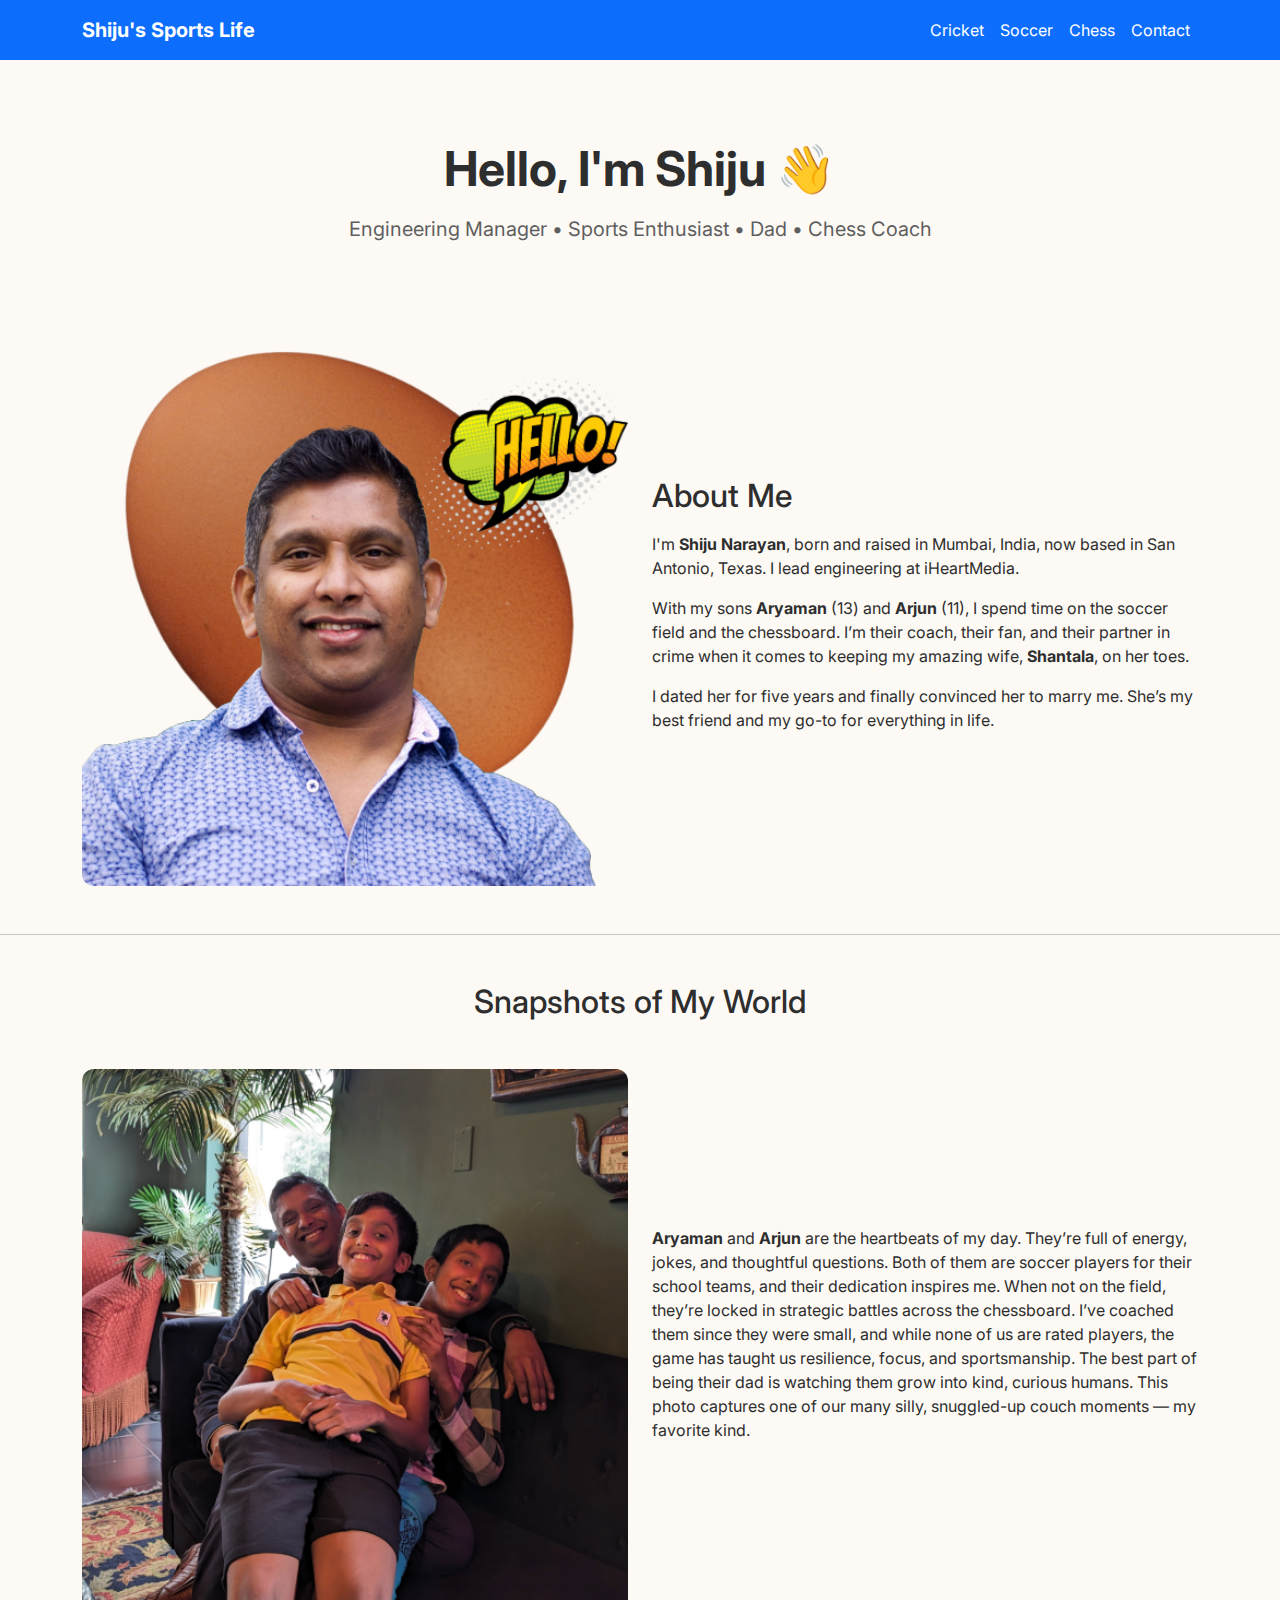
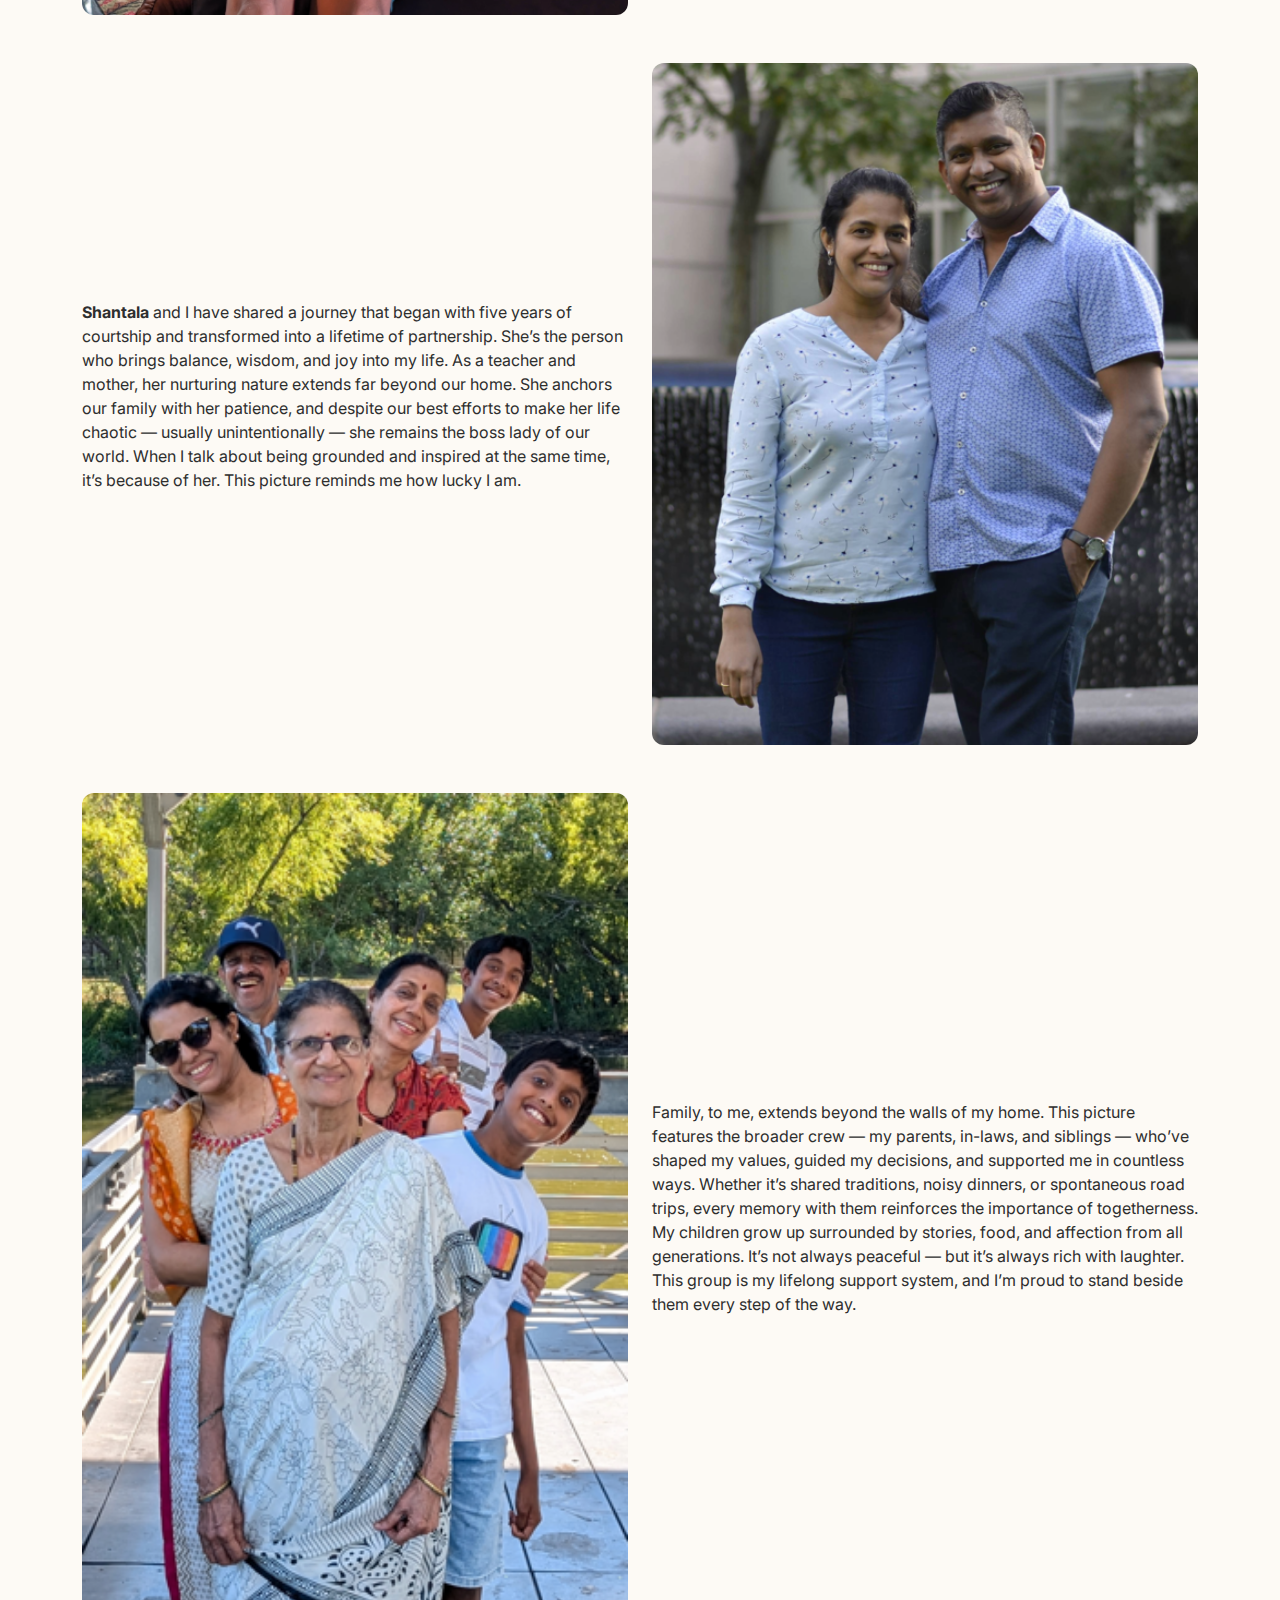
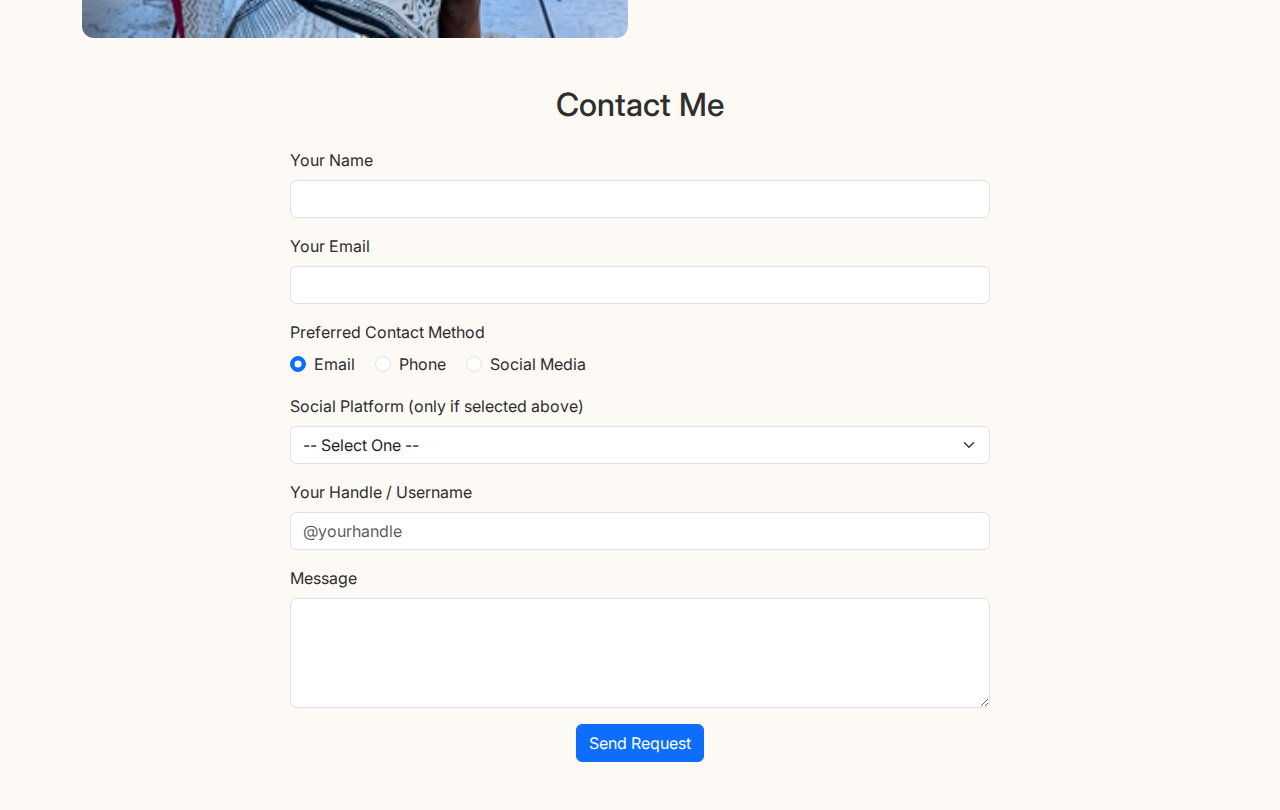
<file: index.html>
<!DOCTYPE html>
<html lang="en">

<head>
  <meta charset="UTF-8">
  <title>Shiju Narayan | Sports & Family</title>
  <meta name="viewport" content="width=device-width, initial-scale=1">

  <!-- Bootstrap CSS -->
  <link href="https://cdn.jsdelivr.net/npm/bootstrap@5.3.0/dist/css/bootstrap.min.css" rel="stylesheet">

  <!-- Google Font -->
  <link href="https://fonts.googleapis.com/css2?family=Inter:wght@300;500;700&display=swap" rel="stylesheet">

  <!-- Custom CSS -->
  <link rel="stylesheet" href="style.css">

</head>

<body>
  <!-- Navigation -->
  <nav class="navbar navbar-expand-lg navbar-dark bg-primary">
    <div class="container">
      <a class="navbar-brand fw-bold" href="index.html">Shiju's Sports Life</a>

      <!-- Hamburger Toggle Button -->
      <button class="navbar-toggler" type="button" data-bs-toggle="collapse" data-bs-target="#navbarNav"
        aria-controls="navbarNav" aria-expanded="false" aria-label="Toggle navigation">
        <span class="navbar-toggler-icon"></span>
      </button>

      <!-- Collapsible Menu -->
      <div class="collapse navbar-collapse justify-content-end" id="navbarNav">
        <ul class="navbar-nav">
          <li class="nav-item"><a class="nav-link" href="cricket.html">Cricket</a></li>
          <li class="nav-item"><a class="nav-link" href="soccer.html">Soccer</a></li>
          <li class="nav-item"><a class="nav-link" href="chess.html">Chess</a></li>
          <li class="nav-item"><a class="nav-link" href="index.html#contact">Contact</a></li>
        </ul>
      </div>
    </div>
  </nav>

  <!-- Hero Section -->
  <section class="hero text-center">
    <div class="container">
      <h1>Hello, I'm Shiju 👋</h1>
      <p class="mt-3">Engineering Manager • Sports Enthusiast • Dad • Chess Coach</p>
    </div>
  </section>

  <!-- Bio Section -->
  <section class="container mb-5">
    <div class="row align-items-center gy-4">
      <div class="col-md-6">
        <img src="images/shiju.png" alt="Shiju's Profile Picture" class="family-img">
      </div>
      <div class="col-md-6">
        <div class="bio-card">
          <h2 class="mb-3">About Me</h2>
          <p>I'm <strong>Shiju Narayan</strong>, born and raised in Mumbai, India, now based in San Antonio, Texas. I
            lead engineering at iHeartMedia.</p>
          <p>With my sons <strong>Aryaman</strong> (13) and <strong>Arjun</strong> (11), I spend time on the soccer
            field and the chessboard. I’m their coach, their fan, and their partner in crime when it comes to keeping my
            amazing wife, <strong>Shantala</strong>, on her toes.</p>
          <p>I dated her for five years and finally convinced her to marry me. She’s my best friend and my go-to for
            everything in life.</p>
        </div>
      </div>
    </div>
  </section>

  <HR />
  <!-- Family Storytelling Section -->
  <section class="container my-5">
    <h2 class="mb-5 text-center">Snapshots of My World</h2>

    <!-- Row 1: Photo Left, Text Right -->
    <div class="row align-items-center mb-5">
      <div class="col-md-6">
        <img src="images/kids.png" alt="Aryaman and Arjun" class="family-img">
      </div>
      <div class="col-md-6">
        <p><strong>Aryaman</strong> and <strong>Arjun</strong> are the heartbeats of my day. They’re full of energy,
          jokes, and thoughtful questions. Both of them are soccer players for their school teams, and their dedication
          inspires me. When not on the field, they’re locked in strategic battles across the chessboard. I’ve coached
          them since they were small, and while none of us are rated players, the game has taught us resilience, focus,
          and sportsmanship. The best part of being their dad is watching them grow into kind, curious humans. This
          photo captures one of our many silly, snuggled-up couch moments — my favorite kind.</p>
      </div>
    </div>

    <!-- Row 2: Text Left, Photo Right -->
    <div class="row align-items-center mb-5 flex-md-row-reverse">
      <div class="col-md-6">
        <img src="images/us.png" alt="Shiju and Shantala" class="family-img">
      </div>
      <div class="col-md-6">
        <p><strong>Shantala</strong> and I have shared a journey that began with five years of courtship and transformed
          into a lifetime of partnership. She’s the person who brings balance, wisdom, and joy into my life. As a
          teacher and mother, her nurturing nature extends far beyond our home. She anchors our family with her
          patience, and despite our best efforts to make her life chaotic — usually unintentionally — she remains the
          boss lady of our world. When I talk about being grounded and inspired at the same time, it’s because of her.
          This picture reminds me how lucky I am.</p>
      </div>
    </div>

    <!-- Row 3: Photo Left, Text Right -->
    <div class="row align-items-center mb-5">
      <div class="col-md-6">
        <img src="images/family.png" alt="Extended Family" class="family-img">
      </div>
      <div class="col-md-6">
        <p>Family, to me, extends beyond the walls of my home. This picture features the broader crew — my parents,
          in-laws, and siblings — who’ve shaped my values, guided my decisions, and supported me in countless ways.
          Whether it’s shared traditions, noisy dinners, or spontaneous road trips, every memory with them reinforces
          the importance of togetherness. My children grow up surrounded by stories, food, and affection from all
          generations. It’s not always peaceful — but it’s always rich with laughter. This group is my lifelong support
          system, and I’m proud to stand beside them every step of the way.</p>
      </div>
    </div>
  </section>

  <!-- Contact Me Section -->
  <section id="contact" class="container my-5">
    <h2 class="text-center mb-4">Contact Me</h2>
    <form action="https://www.w3schools.com/action_page.php" method="post" class="mx-auto" style="max-width: 700px;">

      <!-- Name -->
      <div class="mb-3">
        <label for="name" class="form-label">Your Name</label>
        <input type="text" class="form-control" id="name" name="name" required>
      </div>

      <!-- Email -->
      <div class="mb-3">
        <label for="email" class="form-label">Your Email</label>
        <input type="email" class="form-control" id="email" name="email" required>
      </div>

      <!-- Preferred Contact Method -->
      <div class="mb-3">
        <label class="form-label">Preferred Contact Method</label><br>
        <div class="form-check form-check-inline">
          <input class="form-check-input" type="radio" name="contactMethod" id="radioEmail" value="Email" checked>
          <label class="form-check-label" for="radioEmail">Email</label>
        </div>
        <div class="form-check form-check-inline">
          <input class="form-check-input" type="radio" name="contactMethod" id="radioPhone" value="Phone">
          <label class="form-check-label" for="radioPhone">Phone</label>
        </div>
        <div class="form-check form-check-inline">
          <input class="form-check-input" type="radio" name="contactMethod" id="radioSocial" value="Social">
          <label class="form-check-label" for="radioSocial">Social Media</label>
        </div>
      </div>

      <!-- Conditional Fields for Social Media -->
      <div class="mb-3">
        <label for="socialPlatform" class="form-label">Social Platform (only if selected above)</label>
        <select class="form-select" name="socialPlatform" id="socialPlatform">
          <option value="">-- Select One --</option>
          <option value="Instagram">Instagram</option>
          <option value="LinkedIn">LinkedIn</option>
          <option value="Twitter">Twitter</option>
          <option value="Facebook">Facebook</option>
          <option value="Other">Other</option>
        </select>
      </div>

      <div class="mb-3">
        <label for="handle" class="form-label">Your Handle / Username</label>
        <input type="text" class="form-control" name="handle" id="handle" placeholder="@yourhandle">
      </div>

      <!-- Message -->
      <div class="mb-3">
        <label for="message" class="form-label">Message</label>
        <textarea class="form-control" id="message" name="message" rows="4" required></textarea>
      </div>

      <!-- Submit Button -->
      <div class="text-center">
        <button type="submit" class="btn btn-primary">Send Request</button>
      </div>
    </form>
  </section>

  <!-- Bootstrap JS -->
  <script src="https://cdn.jsdelivr.net/npm/bootstrap@5.3.0/dist/js/bootstrap.bundle.min.js"></script>
  <!-- Custom JS -->
  <script src="script.js"></script>
</body>

</html>
</file>
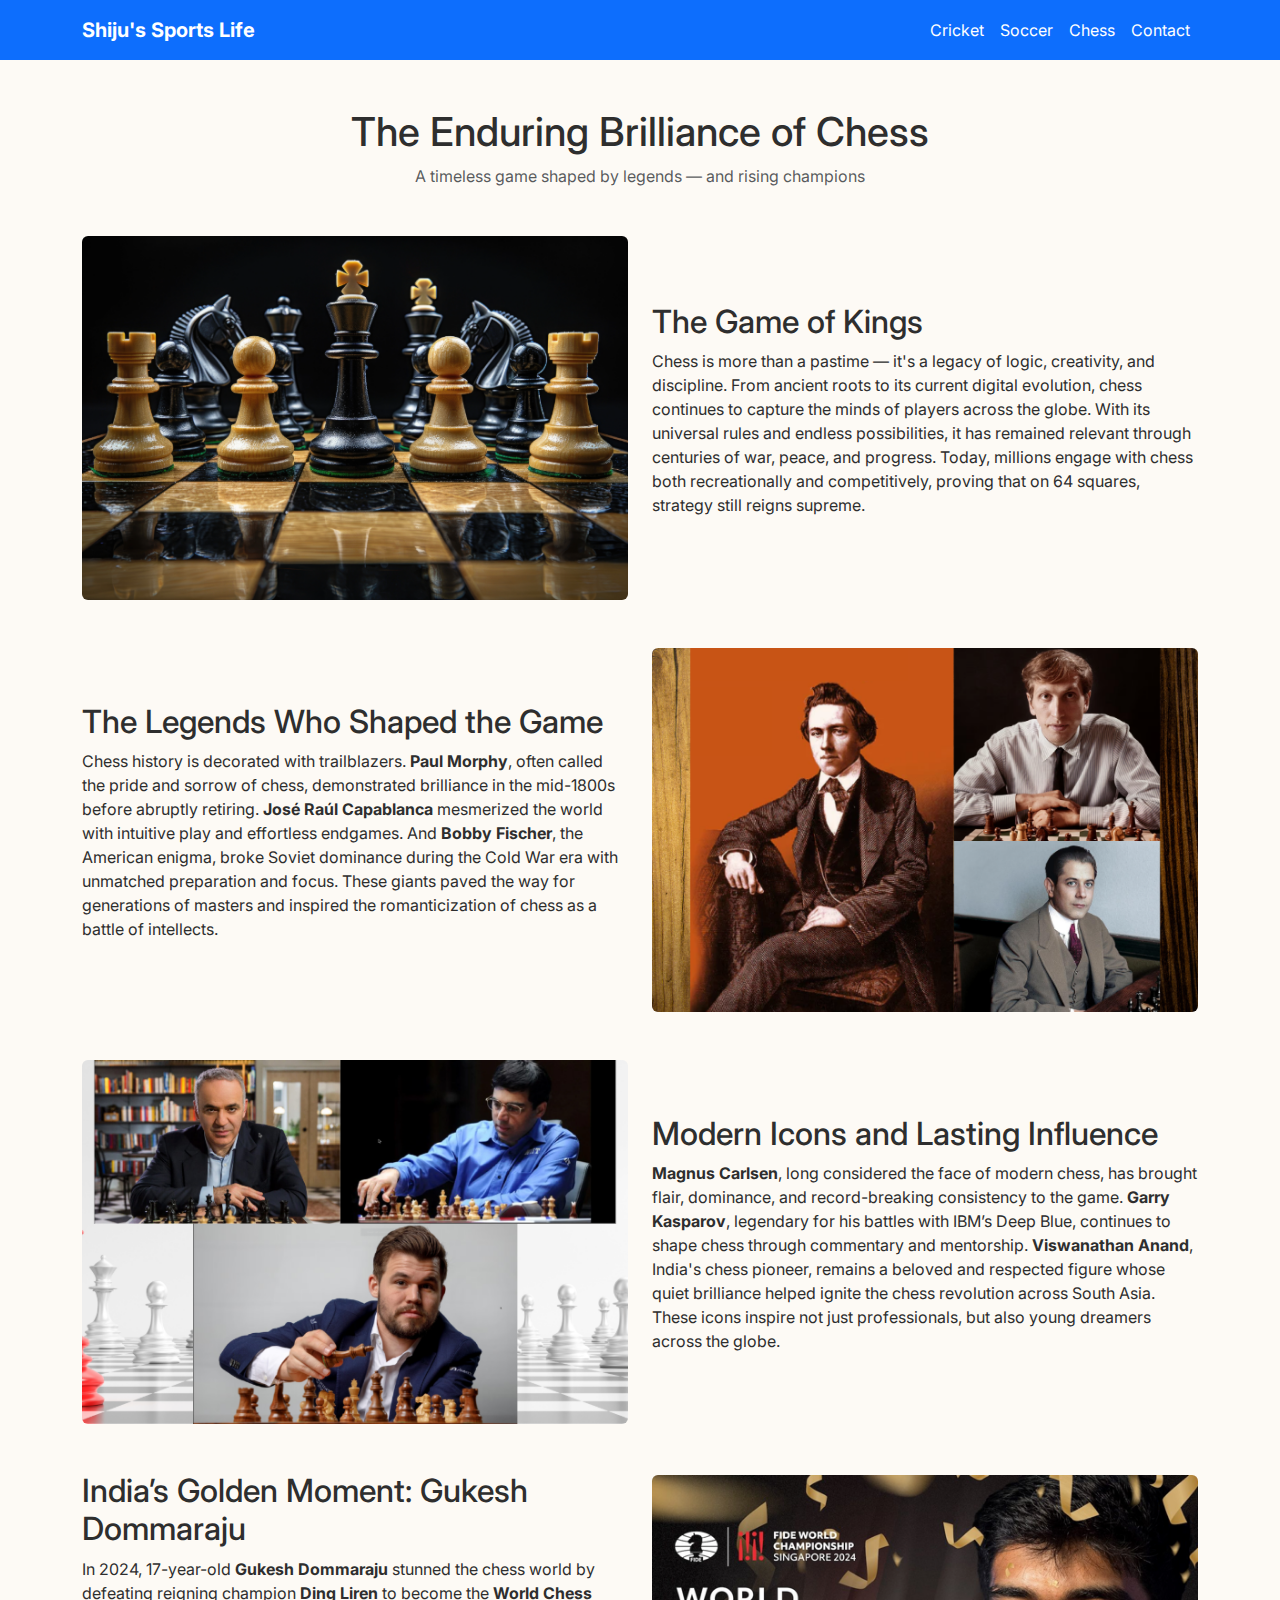
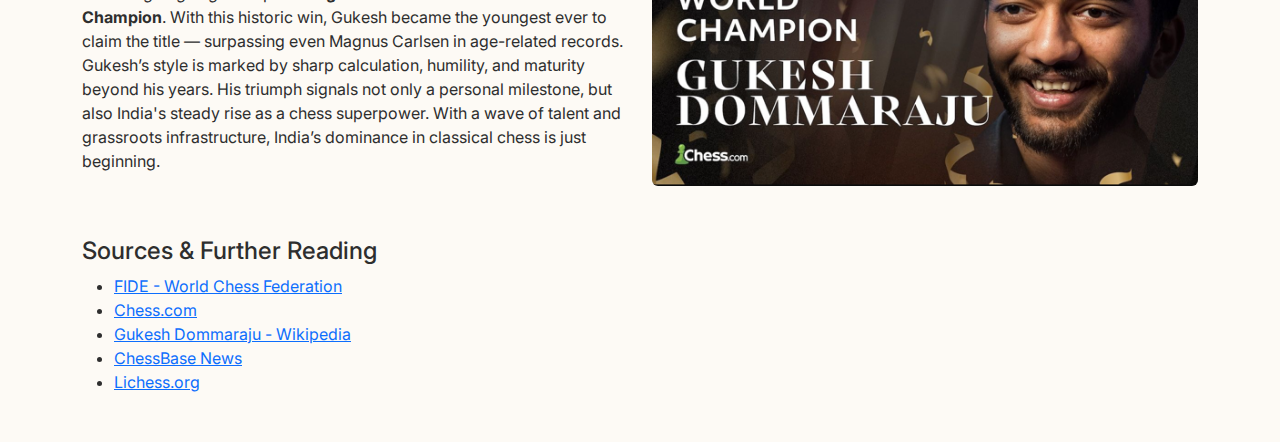
<file: chess.html>
<!DOCTYPE html>
<html lang="en">

<head>
  <meta charset="UTF-8">
  <title>Chess | Shiju's Sports Life</title>
  <meta name="viewport" content="width=device-width, initial-scale=1">

  <!-- Bootstrap & Fonts -->
  <link href="https://cdn.jsdelivr.net/npm/bootstrap@5.3.0/dist/css/bootstrap.min.css" rel="stylesheet">
  <link href="https://fonts.googleapis.com/css2?family=Inter:wght@300;500;700&display=swap" rel="stylesheet">
  <link rel="stylesheet" href="style.css">
</head>

<body>
  <!-- Navigation -->
  <nav class="navbar navbar-expand-lg navbar-dark bg-primary">
    <div class="container">
      <a class="navbar-brand fw-bold" href="index.html">Shiju's Sports Life</a>

      <!-- Hamburger Toggle Button -->
      <button class="navbar-toggler" type="button" data-bs-toggle="collapse" data-bs-target="#navbarNav"
        aria-controls="navbarNav" aria-expanded="false" aria-label="Toggle navigation">
        <span class="navbar-toggler-icon"></span>
      </button>

      <!-- Collapsible Menu -->
      <div class="collapse navbar-collapse justify-content-end" id="navbarNav">
        <ul class="navbar-nav">
          <li class="nav-item"><a class="nav-link" href="cricket.html">Cricket</a></li>
          <li class="nav-item"><a class="nav-link" href="soccer.html">Soccer</a></li>
          <li class="nav-item"><a class="nav-link" href="chess.html">Chess</a></li>
          <li class="nav-item"><a class="nav-link" href="index.html#contact">Contact</a></li>
        </ul>
      </div>
    </div>
  </nav>

  <!-- Page Header -->
  <header class="container text-center my-5">
    <h1>The Enduring Brilliance of Chess</h1>
    <p class="text-muted">A timeless game shaped by legends — and rising champions</p>
  </header>

  <!-- Section 1: Introduction -->
  <section class="container mb-5">
    <div class="row align-items-center">
      <div class="col-md-6">
        <img src="images/chess1.png" alt="Classic chess board" class="img-fluid rounded">
      </div>
      <div class="col-md-6">
        <h2>The Game of Kings</h2>
        <p>Chess is more than a pastime — it's a legacy of logic, creativity, and discipline. From ancient roots to its
          current digital evolution, chess continues to capture the minds of players across the globe. With its
          universal rules and endless possibilities, it has remained relevant through centuries of war, peace, and
          progress. Today, millions engage with chess both recreationally and competitively, proving that on 64 squares,
          strategy still reigns supreme.</p>
      </div>
    </div>
  </section>

  <!-- Section 2: Classical Legends -->
  <section class="container mb-5">
    <div class="row align-items-center flex-md-row-reverse">
      <div class="col-md-6">
        <img src="images/chess2.png" alt="Chess legends" class="img-fluid rounded">
      </div>
      <div class="col-md-6">
        <h2>The Legends Who Shaped the Game</h2>
        <p>Chess history is decorated with trailblazers. <strong>Paul Morphy</strong>, often called the pride and sorrow
          of chess, demonstrated brilliance in the mid-1800s before abruptly retiring. <strong>José Raúl
            Capablanca</strong> mesmerized the world with intuitive play and effortless endgames. And <strong>Bobby
            Fischer</strong>, the American enigma, broke Soviet dominance during the Cold War era with unmatched
          preparation and focus. These giants paved the way for generations of masters and inspired the romanticization
          of chess as a battle of intellects.</p>
      </div>
    </div>
  </section>

  <!-- Section 3: Living Icons -->
  <section class="container mb-5">
    <div class="row align-items-center">
      <div class="col-md-6">
        <img src="images/chess3.png" alt="Modern grandmasters" class="img-fluid rounded">
      </div>
      <div class="col-md-6">
        <h2>Modern Icons and Lasting Influence</h2>
        <p><strong>Magnus Carlsen</strong>, long considered the face of modern chess, has brought flair, dominance, and
          record-breaking consistency to the game. <strong>Garry Kasparov</strong>, legendary for his battles with IBM’s
          Deep Blue, continues to shape chess through commentary and mentorship. <strong>Viswanathan Anand</strong>,
          India's chess pioneer, remains a beloved and respected figure whose quiet brilliance helped ignite the chess
          revolution across South Asia. These icons inspire not just professionals, but also young dreamers across the
          globe.</p>
      </div>
    </div>
  </section>

  <!-- Section 4: The Reign of Gukesh Dommaraju -->
  <section class="container mb-5">
    <div class="row align-items-center flex-md-row-reverse">
      <div class="col-md-6">
        <img src="images/chess4.png" alt="Gukesh Dommaraju" class="img-fluid rounded">
      </div>
      <div class="col-md-6">
        <h2>India’s Golden Moment: Gukesh Dommaraju</h2>
        <p>In 2024, 17-year-old <strong>Gukesh Dommaraju</strong> stunned the chess world by defeating reigning champion
          <strong>Ding Liren</strong> to become the <strong>World Chess Champion</strong>. With this historic win,
          Gukesh became the youngest ever to claim the title — surpassing even Magnus Carlsen in age-related records.
          Gukesh’s style is marked by sharp calculation, humility, and maturity beyond his years. His triumph signals
          not only a personal milestone, but also India's steady rise as a chess superpower. With a wave of talent and
          grassroots infrastructure, India’s dominance in classical chess is just beginning.
        </p>
      </div>
    </div>
  </section>

  <!-- Sources -->
  <section class="container mb-5">
    <h4>Sources & Further Reading</h4>
    <ul>
      <li><a href="https://www.fide.com/" target="_blank">FIDE - World Chess Federation</a></li>
      <li><a href="https://www.chess.com/" target="_blank">Chess.com</a></li>
      <li><a href="https://en.wikipedia.org/wiki/Gukesh_D" target="_blank">Gukesh Dommaraju - Wikipedia</a></li>
      <li><a href="https://www.chessbase.com/" target="_blank">ChessBase News</a></li>
      <li><a href="https://lichess.org/" target="_blank">Lichess.org</a></li>
    </ul>
  </section>

  <!-- Bootstrap JS -->
  <script src="https://cdn.jsdelivr.net/npm/bootstrap@5.3.0/dist/js/bootstrap.bundle.min.js"></script>
</body>

</html>
</file>
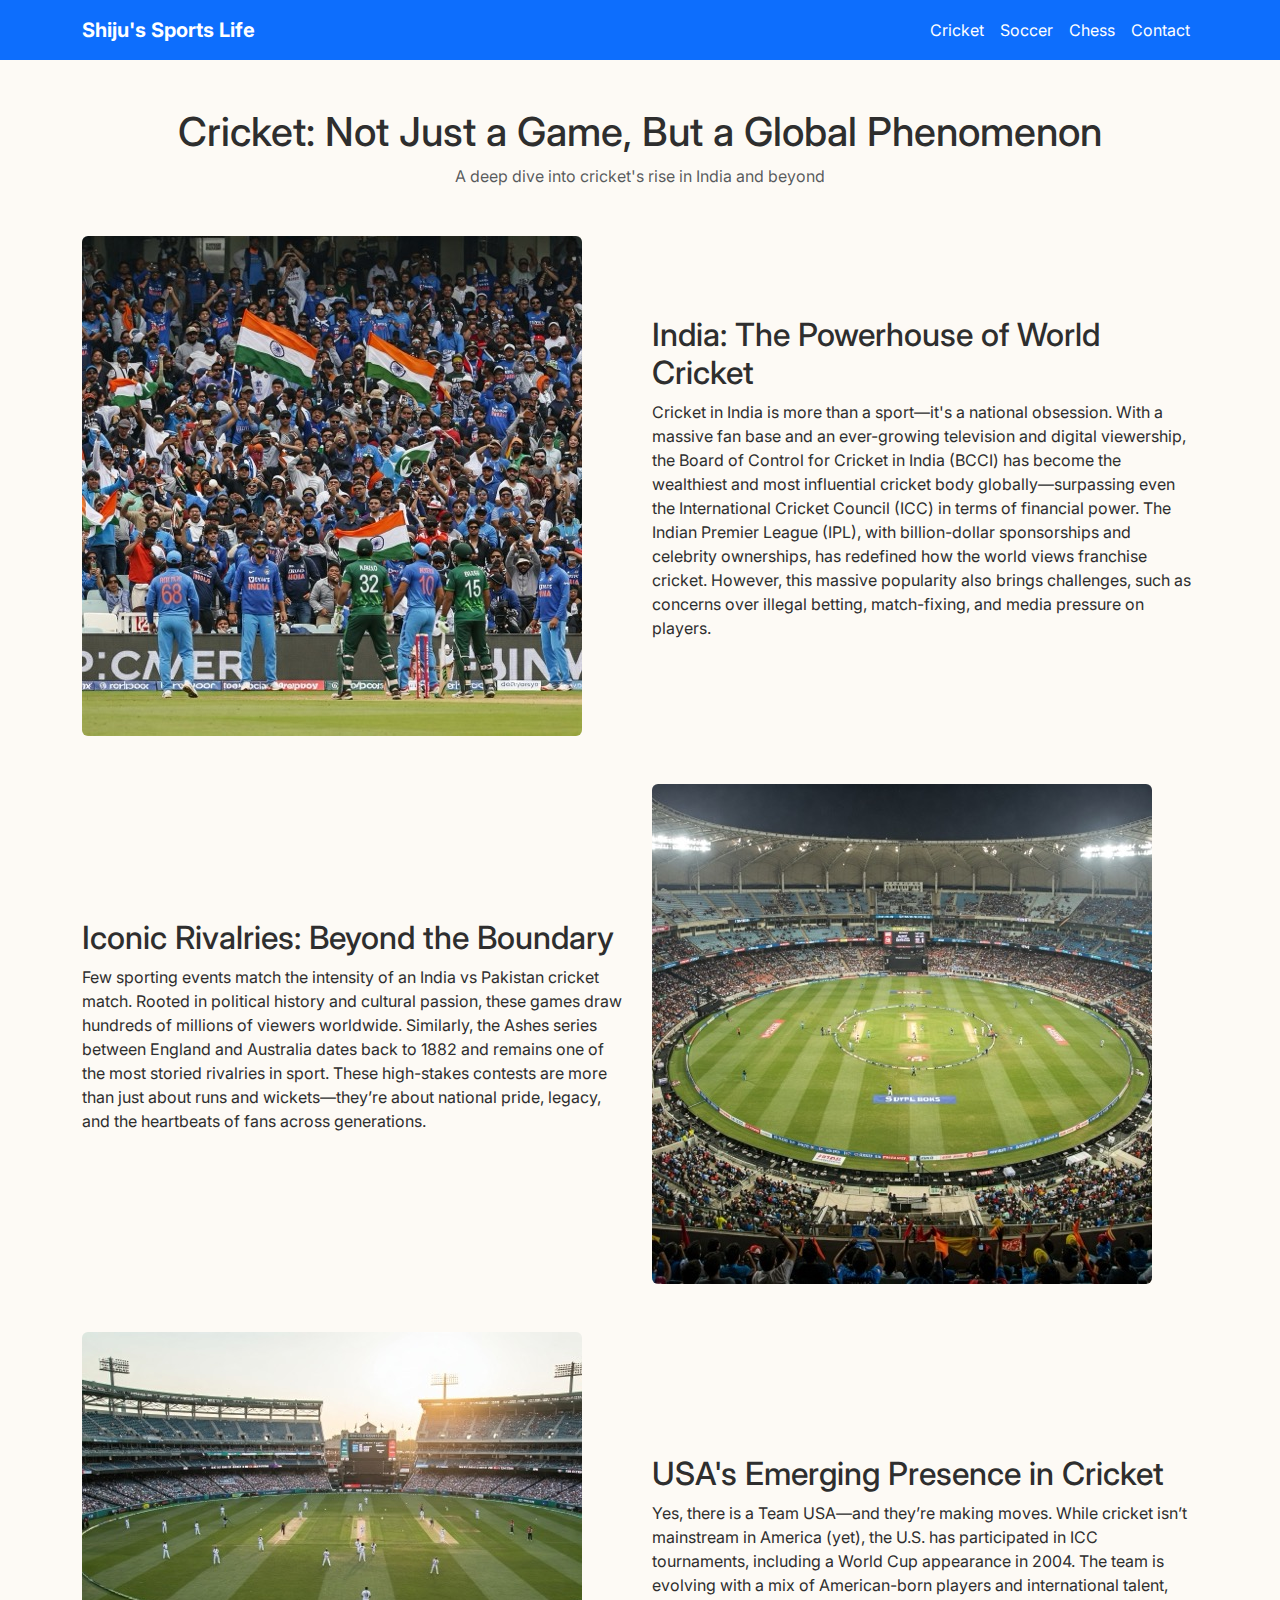
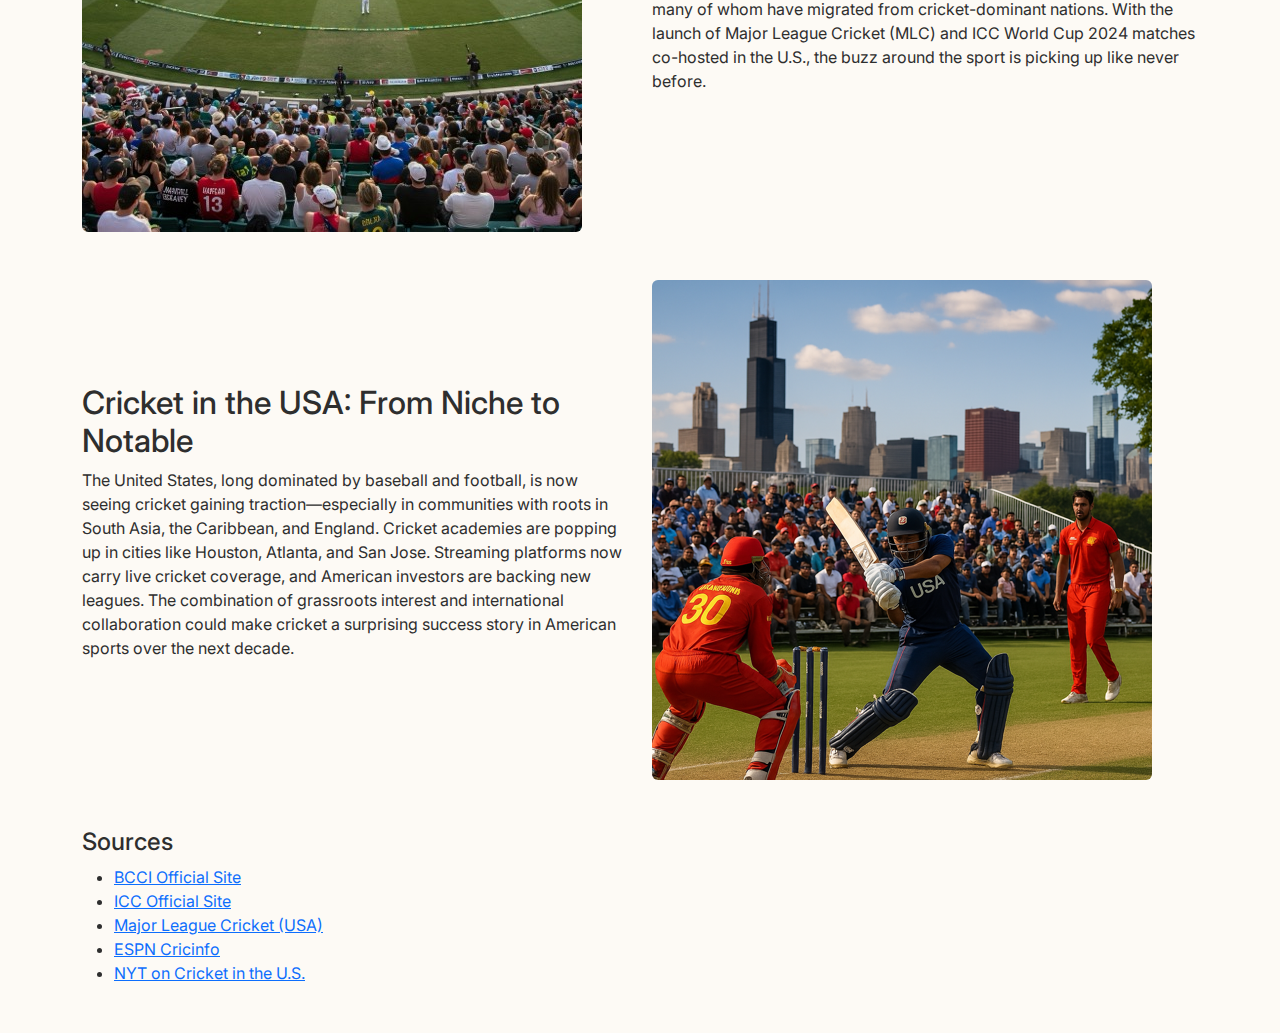
<file: cricket.html>
<!DOCTYPE html>
<html lang="en">

<head>
  <meta charset="UTF-8">
  <title>Cricket | Shiju's Sports Life</title>
  <meta name="viewport" content="width=device-width, initial-scale=1">

  <!-- Bootstrap CSS -->
  <link href="https://cdn.jsdelivr.net/npm/bootstrap@5.3.0/dist/css/bootstrap.min.css" rel="stylesheet">
  <!-- Google Font -->
  <link href="https://fonts.googleapis.com/css2?family=Inter:wght@300;500;700&display=swap" rel="stylesheet">
  <!-- Custom CSS -->
  <link rel="stylesheet" href="style.css">
</head>

<body>
  <!-- Navigation -->
  <nav class="navbar navbar-expand-lg navbar-dark bg-primary">
    <div class="container">
      <a class="navbar-brand fw-bold" href="index.html">Shiju's Sports Life</a>

      <!-- Hamburger Toggle Button -->
      <button class="navbar-toggler" type="button" data-bs-toggle="collapse" data-bs-target="#navbarNav"
        aria-controls="navbarNav" aria-expanded="false" aria-label="Toggle navigation">
        <span class="navbar-toggler-icon"></span>
      </button>

      <!-- Collapsible Menu -->
      <div class="collapse navbar-collapse justify-content-end" id="navbarNav">
        <ul class="navbar-nav">
          <li class="nav-item"><a class="nav-link" href="cricket.html">Cricket</a></li>
          <li class="nav-item"><a class="nav-link" href="soccer.html">Soccer</a></li>
          <li class="nav-item"><a class="nav-link" href="chess.html">Chess</a></li>
          <li class="nav-item"><a class="nav-link" href="index.html#contact">Contact</a></li>
        </ul>
      </div>
    </div>
  </nav>

  <!-- Page Header -->
  <header class="container text-center my-5">
    <h1>Cricket: Not Just a Game, But a Global Phenomenon</h1>
    <p class="text-muted">A deep dive into cricket's rise in India and beyond</p>
  </header>

  <!-- Article Sections -->
  <section class="container mb-5">
    <!-- Section 1 -->
    <div class="row align-items-center mb-5">
      <div class="col-md-6">
        <img src="images/cricket1.jpeg" alt="Cricket in India" class="img-fluid rounded">
      </div>
      <div class="col-md-6">
        <h2>India: The Powerhouse of World Cricket</h2>
        <p>Cricket in India is more than a sport—it's a national obsession. With a massive fan base and an ever-growing
          television and digital viewership, the Board of Control for Cricket in India (BCCI) has become the wealthiest
          and most influential cricket body globally—surpassing even the International Cricket Council (ICC) in terms of
          financial power. The Indian Premier League (IPL), with billion-dollar sponsorships and celebrity ownerships,
          has redefined how the world views franchise cricket. However, this massive popularity also brings challenges,
          such as concerns over illegal betting, match-fixing, and media pressure on players.</p>
      </div>
    </div>

    <!-- Section 2 -->
    <div class="row align-items-center mb-5 flex-md-row-reverse">
      <div class="col-md-6">
        <img src="images/cricket2.jpeg" alt="India vs Pakistan match" class="img-fluid rounded">
      </div>
      <div class="col-md-6">
        <h2>Iconic Rivalries: Beyond the Boundary</h2>
        <p>Few sporting events match the intensity of an India vs Pakistan cricket match. Rooted in political history
          and cultural passion, these games draw hundreds of millions of viewers worldwide. Similarly, the Ashes series
          between England and Australia dates back to 1882 and remains one of the most storied rivalries in sport. These
          high-stakes contests are more than just about runs and wickets—they’re about national pride, legacy, and the
          heartbeats of fans across generations.</p>
      </div>
    </div>

    <!-- Section 3 -->
    <div class="row align-items-center mb-5">
      <div class="col-md-6">
        <img src="images/cricket3.jpeg" alt="USA Cricket team" class="img-fluid rounded">
      </div>
      <div class="col-md-6">
        <h2>USA's Emerging Presence in Cricket</h2>
        <p>Yes, there is a Team USA—and they’re making moves. While cricket isn’t mainstream in America (yet), the U.S.
          has participated in ICC tournaments, including a World Cup appearance in 2004. The team is evolving with a mix
          of American-born players and international talent, many of whom have migrated from cricket-dominant nations.
          With the launch of Major League Cricket (MLC) and ICC World Cup 2024 matches co-hosted in the U.S., the buzz
          around the sport is picking up like never before.</p>
      </div>
    </div>

    <!-- Section 4 -->
    <div class="row align-items-center mb-5 flex-md-row-reverse">
      <div class="col-md-6">
        <img src="images/cricket4.png" alt="Cricket gaining popularity in the USA" class="img-fluid rounded">
      </div>
      <div class="col-md-6">
        <h2>Cricket in the USA: From Niche to Notable</h2>
        <p>The United States, long dominated by baseball and football, is now seeing cricket gaining traction—especially
          in communities with roots in South Asia, the Caribbean, and England. Cricket academies are popping up in
          cities like Houston, Atlanta, and San Jose. Streaming platforms now carry live cricket coverage, and American
          investors are backing new leagues. The combination of grassroots interest and international collaboration
          could make cricket a surprising success story in American sports over the next decade.</p>
      </div>
    </div>
  </section>

  <!-- Sources -->
  <section class="container mb-5">
    <h4>Sources</h4>
    <ul>
      <li><a href="https://www.bcci.tv/" target="_blank">BCCI Official Site</a></li>
      <li><a href="https://www.icc-cricket.com/" target="_blank">ICC Official Site</a></li>
      <li><a href="https://www.majorleaguecricket.com/" target="_blank">Major League Cricket (USA)</a></li>
      <li><a href="https://www.espncricinfo.com/" target="_blank">ESPN Cricinfo</a></li>
      <li><a href="https://www.nytimes.com/2024/06/07/sports/cricket/pakistan-cricket-fans-react.html?searchResultPosition=6" target="_blank">NYT on Cricket in the
          U.S.</a></li>
    </ul>
  </section>

  <!-- Bootstrap JS -->
  <script src="https://cdn.jsdelivr.net/npm/bootstrap@5.3.0/dist/js/bootstrap.bundle.min.js"></script>
</body>

</html>
</file>
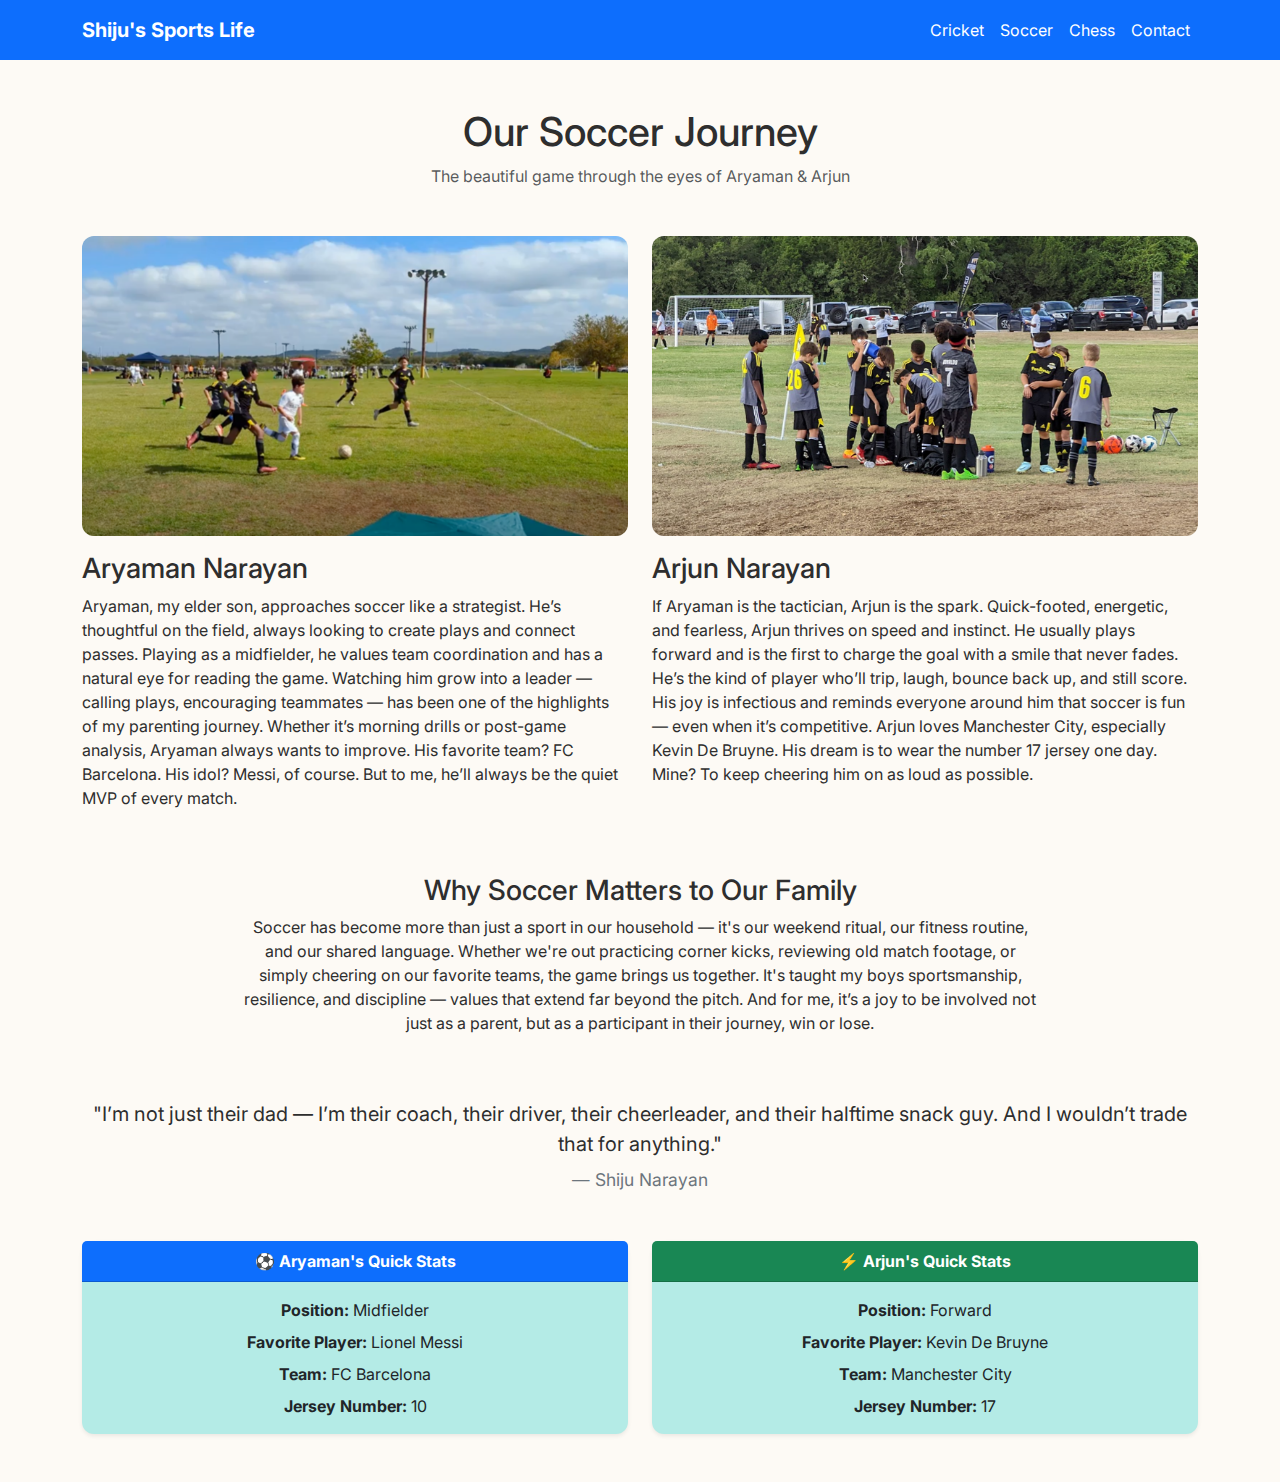
<file: soccer.html>
<!DOCTYPE html>
<html lang="en">

<head>
  <meta charset="UTF-8">
  <title>Soccer | Shiju's Sports Life</title>
  <meta name="viewport" content="width=device-width, initial-scale=1">

  <!-- Bootstrap CSS -->
  <link href="https://cdn.jsdelivr.net/npm/bootstrap@5.3.0/dist/css/bootstrap.min.css" rel="stylesheet">
  <link href="https://fonts.googleapis.com/css2?family=Inter:wght@300;500;700&display=swap" rel="stylesheet">
  <link rel="stylesheet" href="style.css">
</head>

<body>
  <!-- Navigation -->
  <nav class="navbar navbar-expand-lg navbar-dark bg-primary">
    <div class="container">
      <a class="navbar-brand fw-bold" href="index.html">Shiju's Sports Life</a>

      <!-- Hamburger Toggle Button -->
      <button class="navbar-toggler" type="button" data-bs-toggle="collapse" data-bs-target="#navbarNav"
        aria-controls="navbarNav" aria-expanded="false" aria-label="Toggle navigation">
        <span class="navbar-toggler-icon"></span>
      </button>

      <!-- Collapsible Menu -->
      <div class="collapse navbar-collapse justify-content-end" id="navbarNav">
        <ul class="navbar-nav">
          <li class="nav-item"><a class="nav-link" href="cricket.html">Cricket</a></li>
          <li class="nav-item"><a class="nav-link" href="soccer.html">Soccer</a></li>
          <li class="nav-item"><a class="nav-link" href="chess.html">Chess</a></li>
          <li class="nav-item"><a class="nav-link" href="index.html#contact">Contact</a></li>
        </ul>
      </div>
    </div>
  </nav>

  <!-- Header -->
  <header class="container text-center my-5">
    <h1>Our Soccer Journey</h1>
    <p class="text-muted">The beautiful game through the eyes of Aryaman & Arjun</p>
  </header>

  <!-- Dual Story Section -->
  <section class="container my-5">
    <div class="row gy-5">
      <!-- Aryaman's Story -->
      <div class="col-md-6">
        <img src="images/soccer1.png" alt="Aryaman on the field" class="soccer-img mb-3">
        <h3>Aryaman Narayan</h3>
        <p>Aryaman, my elder son, approaches soccer like a strategist. He’s thoughtful on the field, always looking to
          create plays and connect passes. Playing as a midfielder, he values team coordination and has a natural eye
          for reading the game. Watching him grow into a leader — calling plays, encouraging teammates — has been one of
          the highlights of my parenting journey. Whether it’s morning drills or post-game analysis, Aryaman always
          wants to improve. His favorite team? FC Barcelona. His idol? Messi, of course. But to me, he’ll always be the
          quiet MVP of every match.</p>
      </div>

      <!-- Arjun's Story -->
      <div class="col-md-6">
        <img src="images/soccer2.png" alt="Arjun team huddle'" class="soccer-img mb-3">
        <h3>Arjun Narayan</h3>
        <p>If Aryaman is the tactician, Arjun is the spark. Quick-footed, energetic, and fearless, Arjun thrives on
          speed and instinct. He usually plays forward and is the first to charge the goal with a smile that never
          fades. He’s the kind of player who’ll trip, laugh, bounce back up, and still score. His joy is infectious and
          reminds everyone around him that soccer is fun — even when it’s competitive. Arjun loves Manchester City,
          especially Kevin De Bruyne. His dream is to wear the number 17 jersey one day. Mine? To keep cheering him on
          as loud as possible.</p>
      </div>
    </div>
  </section>

  <section class="container my-5">
    <div class="row">
      <div class="col-md-12">
        <h3 class="text-center">Why Soccer Matters to Our Family</h3>
        <p class="text-center mx-auto" style="max-width: 800px;">
          Soccer has become more than just a sport in our household — it's our weekend ritual, our fitness routine, and
          our shared language. Whether we're out practicing corner kicks, reviewing old match footage, or simply
          cheering on our favorite teams, the game brings us together. It's taught my boys sportsmanship, resilience,
          and discipline — values that extend far beyond the pitch. And for me, it’s a joy to be involved not just as a
          parent, but as a participant in their journey, win or lose.
        </p>
      </div>
    </div>
  </section>


  <!-- Coaching Moment Quote -->
  <section class="container my-5">
    <blockquote class="blockquote text-center">
      <p class="mb-0">"I’m not just their dad — I’m their coach, their driver, their cheerleader, and their halftime
        snack guy. And I wouldn’t trade that for anything."</p>
      <footer class="blockquote-footer mt-2">Shiju Narayan</footer>
    </blockquote>
  </section>

  <!-- Stats Fun Box -->
  <section class="container my-5">
    <div class="row text-center gy-4">

      <!-- Aryaman's Card -->
      <div class="col-md-6">
        <div class="card soccer-card border-0 shadow-sm">
          <div class="card-header fw-bold bg-primary text-white">
            ⚽ Aryaman's Quick Stats
          </div>
          <div class="card-body">
            <p class="mb-2"><strong>Position:</strong> Midfielder</p>
            <p class="mb-2"><strong>Favorite Player:</strong> Lionel Messi</p>
            <p class="mb-2"><strong>Team:</strong> FC Barcelona</p>
            <p class="mb-0"><strong>Jersey Number:</strong> 10</p>
          </div>
        </div>
      </div>

      <!-- Arjun's Card -->
      <div class="col-md-6">
        <div class="card soccer-card border-0 shadow-sm">
          <div class="card-header fw-bold bg-success text-white">
            ⚡ Arjun's Quick Stats
          </div>
          <div class="card-body">
            <p class="mb-2"><strong>Position:</strong> Forward</p>
            <p class="mb-2"><strong>Favorite Player:</strong> Kevin De Bruyne</p>
            <p class="mb-2"><strong>Team:</strong> Manchester City</p>
            <p class="mb-0"><strong>Jersey Number:</strong> 17</p>
          </div>
        </div>
      </div>

    </div>
  </section>

  <!-- Bootstrap JS -->
  <script src="https://cdn.jsdelivr.net/npm/bootstrap@5.3.0/dist/js/bootstrap.bundle.min.js"></script>
</body>

</html>
</file>
<file: style.css>
body {
  background-color: #fdfaf5;
  font-family: 'Inter', sans-serif;
  color: #2e2e2e;
  margin: 0;
  padding: 0;
}

/* Navbar */
.navbar {
  background-color: #0b1f3a;
}

.navbar-nav .nav-link {
  font-size: 1rem;
  padding: 10px;
}


.navbar-brand,
.nav-link {
  color: #ffffff !important;
}

.nav-link:hover {
  text-decoration: underline;
}

/* Hero Section */
.hero {
  padding: 80px 0;
  text-align: center;
}

.hero h1 {
  font-weight: 700;
  font-size: 3rem;
}

.hero p {
  font-size: 1.25rem;
  color: #5f5f5f;
}

.bio-card {
  padding: 40px 0;
}

.family-img {
  border-radius: 12px;
  width: 100%;
  height: auto;
  object-fit: cover;
}

.soccer-img {
  width: 100%;
  height: 300px;
  object-fit: cover;
  border-radius: 12px;
}

.soccer-card {
  background-color: #B4EBE6;
  border-radius: 12px;
}
</file>
